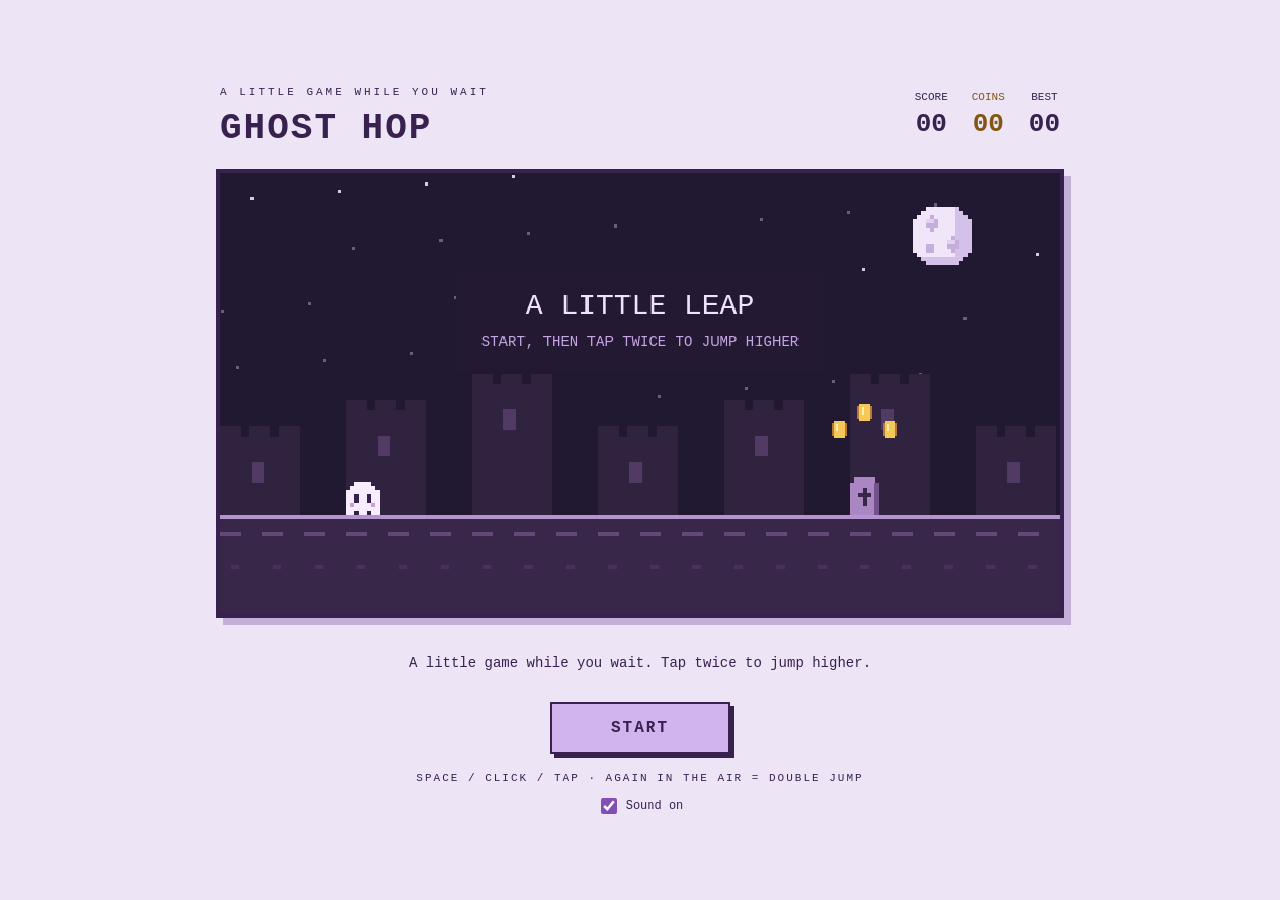
<file: one-button-ghost/index.html>
<!DOCTYPE html>
<html lang="en">
<head>
  <meta charset="UTF-8">
  <meta name="viewport" content="width=device-width, initial-scale=1">
  <title>Ghost Hop — One Button Game</title>
  <link rel="stylesheet" href="style.css">
  <script src="libraries/p5.min.js" defer></script>
  <script src="game.js" defer></script>
  <script src="music.js" defer></script>
  <script src="sketch.js" defer></script>
</head>
<body>
  <main>
    <header>
      <div><span class="eyebrow">A LITTLE GAME WHILE YOU WAIT</span><h1>GHOST HOP</h1></div>
      <div class="scores"><span>SCORE <b id="score">00</b></span><span class="coin-counter">COINS <b id="coins">00</b></span><span>BEST <b id="best">00</b></span></div>
    </header>
    <div id="stage" aria-label="Double-jumping pixel ghost avoiding graves, high towers, spikes, and roaming bats"></div>
    <footer>
      <p id="message" role="status">A little game while you wait. Tap twice to jump higher.</p>
      <button id="action" type="button">START</button>
      <p class="hint">SPACE / CLICK / TAP · AGAIN IN THE AIR = DOUBLE JUMP</p>
      <label class="sound-setting"><input id="sound" type="checkbox" checked> <span id="sound-label">Sound on</span></label>
    </footer>
  </main>
</body>
</html>
</file>
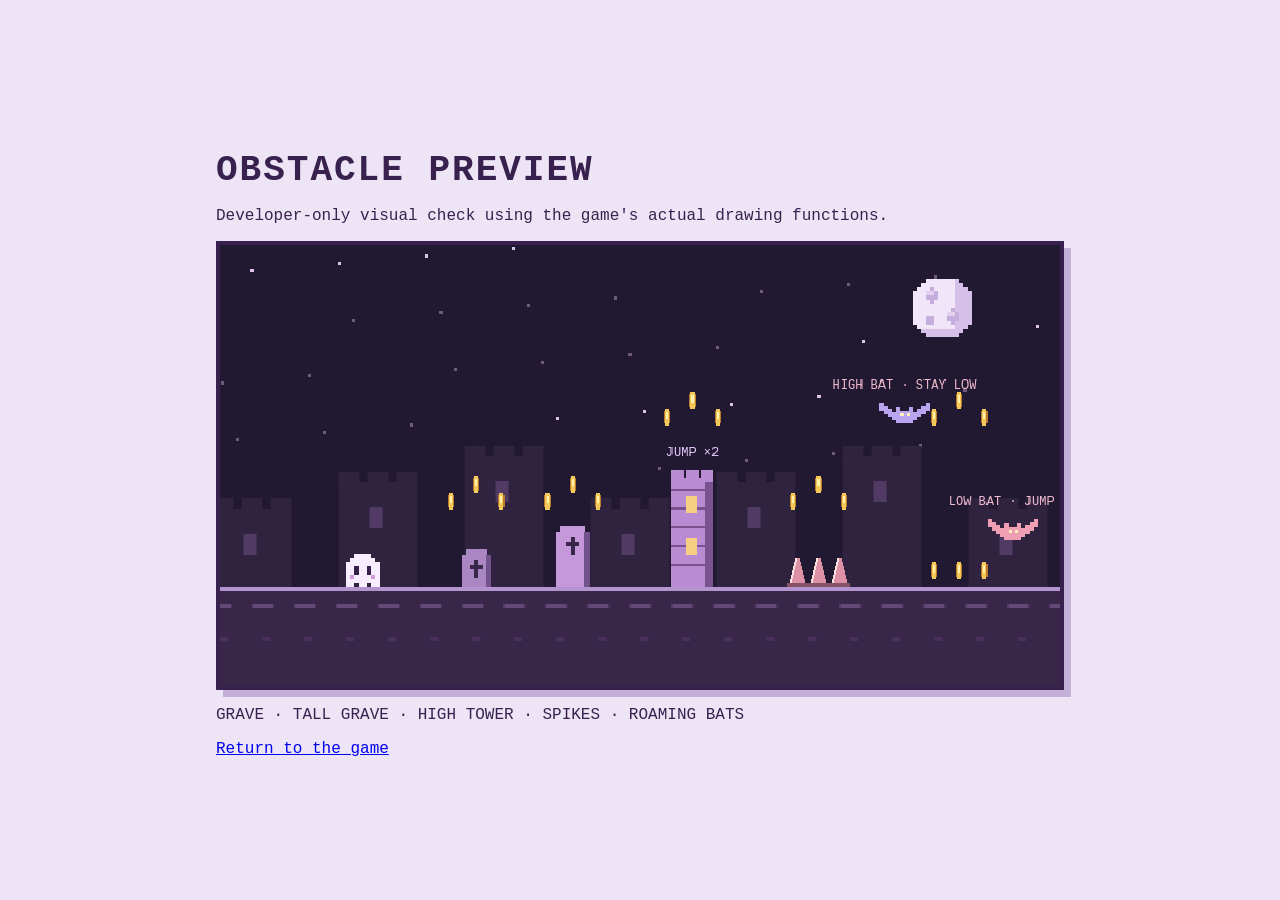
<file: one-button-ghost/tests/obstacle-preview.html>
<!DOCTYPE html>
<html lang="en">
<head>
  <meta charset="UTF-8">
  <meta name="viewport" content="width=device-width, initial-scale=1">
  <title>Ghost Hop — Obstacle Preview</title>
  <link rel="stylesheet" href="../style.css">
  <script src="../libraries/p5.min.js" defer></script>
  <script src="../game.js" defer></script>
  <script src="../music.js" defer></script>
  <script src="../sketch.js" defer></script>
  <script src="obstacle-preview.js" defer></script>
</head>
<body>
  <main>
    <h1>OBSTACLE PREVIEW</h1>
    <p>Developer-only visual check using the game's actual drawing functions.</p>
    <div id="stage"></div>
    <p>GRAVE · TALL GRAVE · HIGH TOWER · SPIKES · ROAMING BATS</p>
    <a href="../index.html">Return to the game</a>
  </main>
</body>
</html>
</file>
<file: one-button-ghost/style.css>
* { box-sizing: border-box; }
body {
  margin: 0;
  min-height: 100vh;
  display: grid;
  place-items: center;
  background: #ede5f6;
  color: #38214e;
  font-family: "Courier New", monospace;
}
main { width: min(848px, calc(100% - 32px)); padding: 28px 0; }
header { display: flex; align-items: center; justify-content: space-between; gap: 12px; margin: 0 4px 20px; }
.eyebrow { font-size: 11px; letter-spacing: 3px; }
h1 { margin: 8px 0 0; font-size: clamp(24px, 5vw, 36px); letter-spacing: 2px; }
.scores { display: flex; gap: 24px; text-align: center; font-size: 11px; }
.scores b { display: block; margin-top: 6px; font-size: 26px; }
.coin-counter { color: #805611; }
#stage { border: 4px solid #38214e; box-shadow: 7px 7px 0 #c4afd9; background: #211832; touch-action: manipulation; }
canvas { display: block; width: 100% !important; height: auto !important; image-rendering: pixelated; }
footer { text-align: center; padding-top: 20px; }
#message { min-height: 36px; font-size: 14px; line-height: 1.6; }
button { min-width: 180px; min-height: 52px; border: 2px solid #38214e; box-shadow: 4px 4px 0 #38214e; background: #d1b4ee; color: #38214e; font: bold 16px "Courier New", monospace; letter-spacing: 2px; cursor: pointer; touch-action: manipulation; }
button:active { transform: translate(2px, 2px); box-shadow: 2px 2px 0 #38214e; }
button:focus-visible { outline: 3px solid #8250b4; outline-offset: 6px; }
.hint { font-size: 11px; letter-spacing: 2px; margin-top: 18px; }
.sound-setting { display: inline-flex; align-items: center; gap: 6px; font-size: 12px; cursor: pointer; }
.sound-setting input { accent-color: #8250b4; width: 16px; height: 16px; }
.sound-setting input:focus-visible { outline: 2px solid #8250b4; outline-offset: 3px; }
@media (max-width: 480px) { header { flex-wrap: wrap; } .scores { gap: 18px; } .eyebrow { letter-spacing: 1px; } }
</file>
